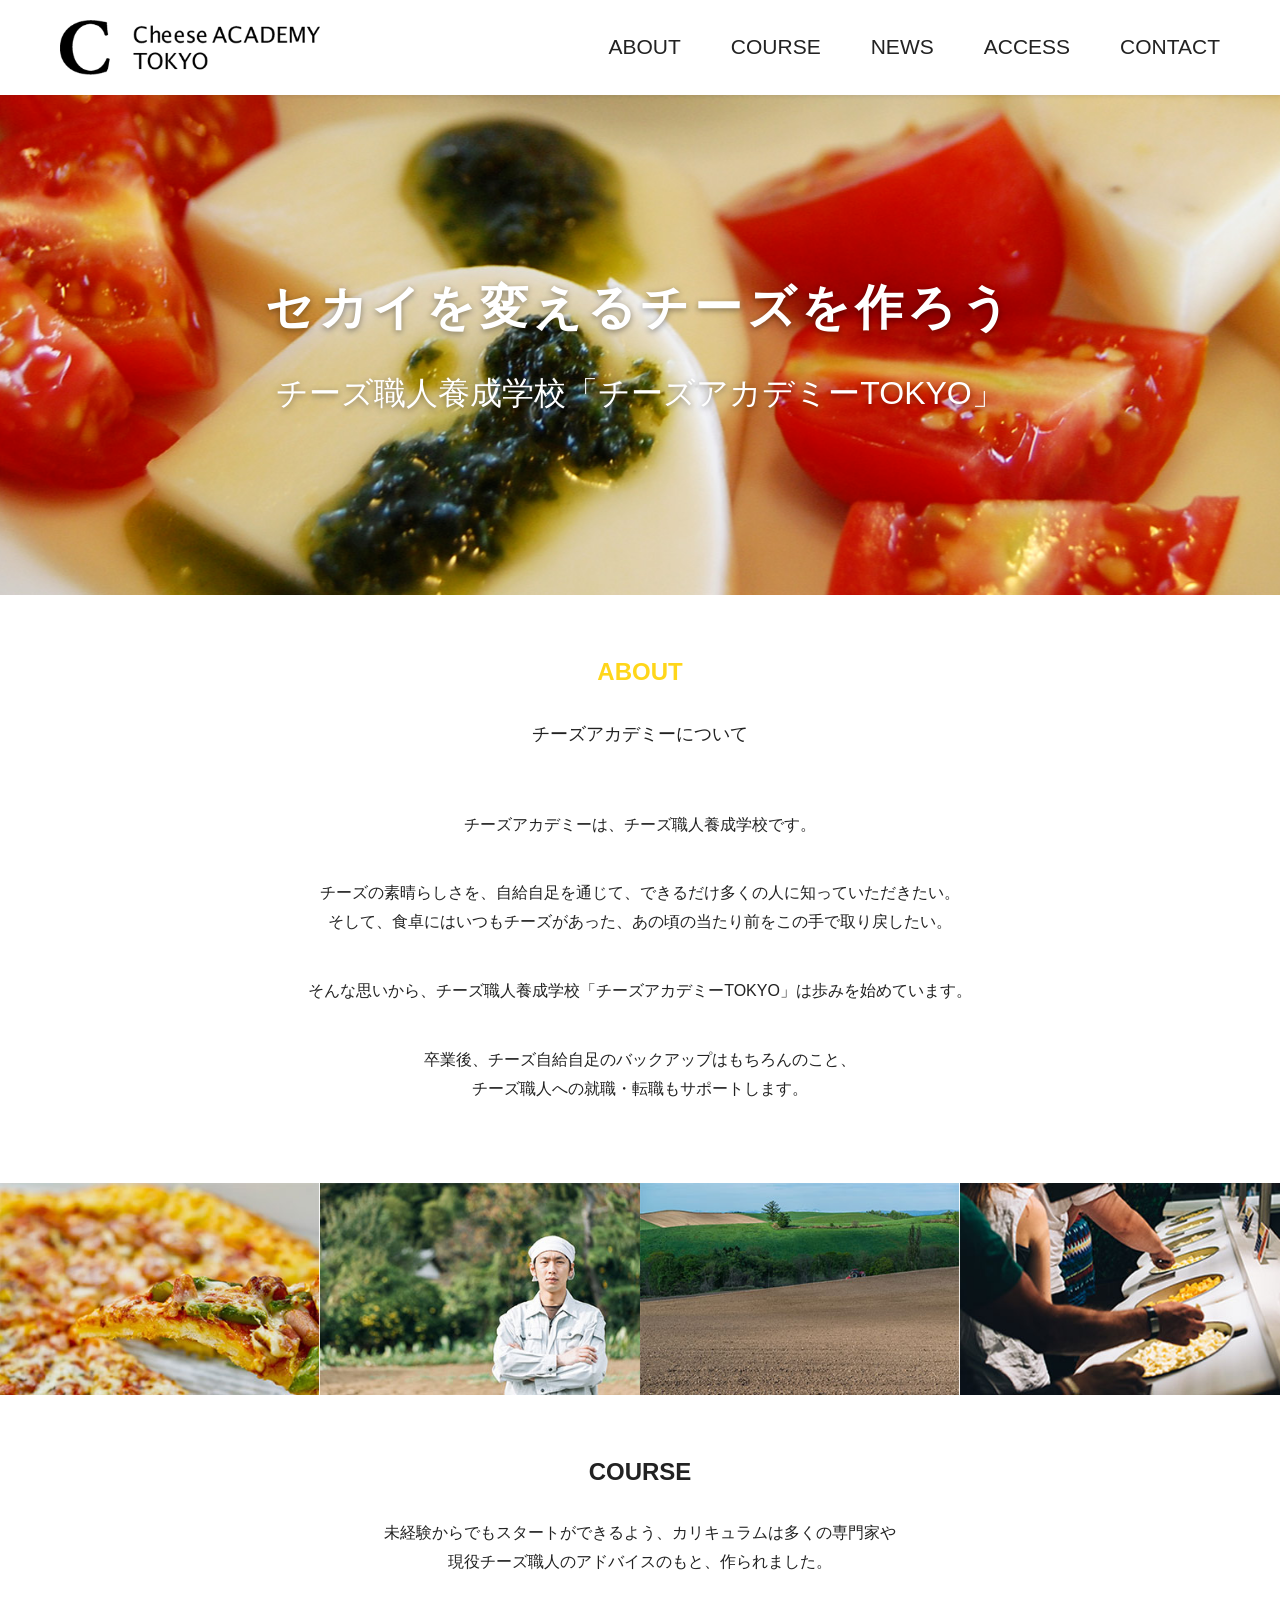
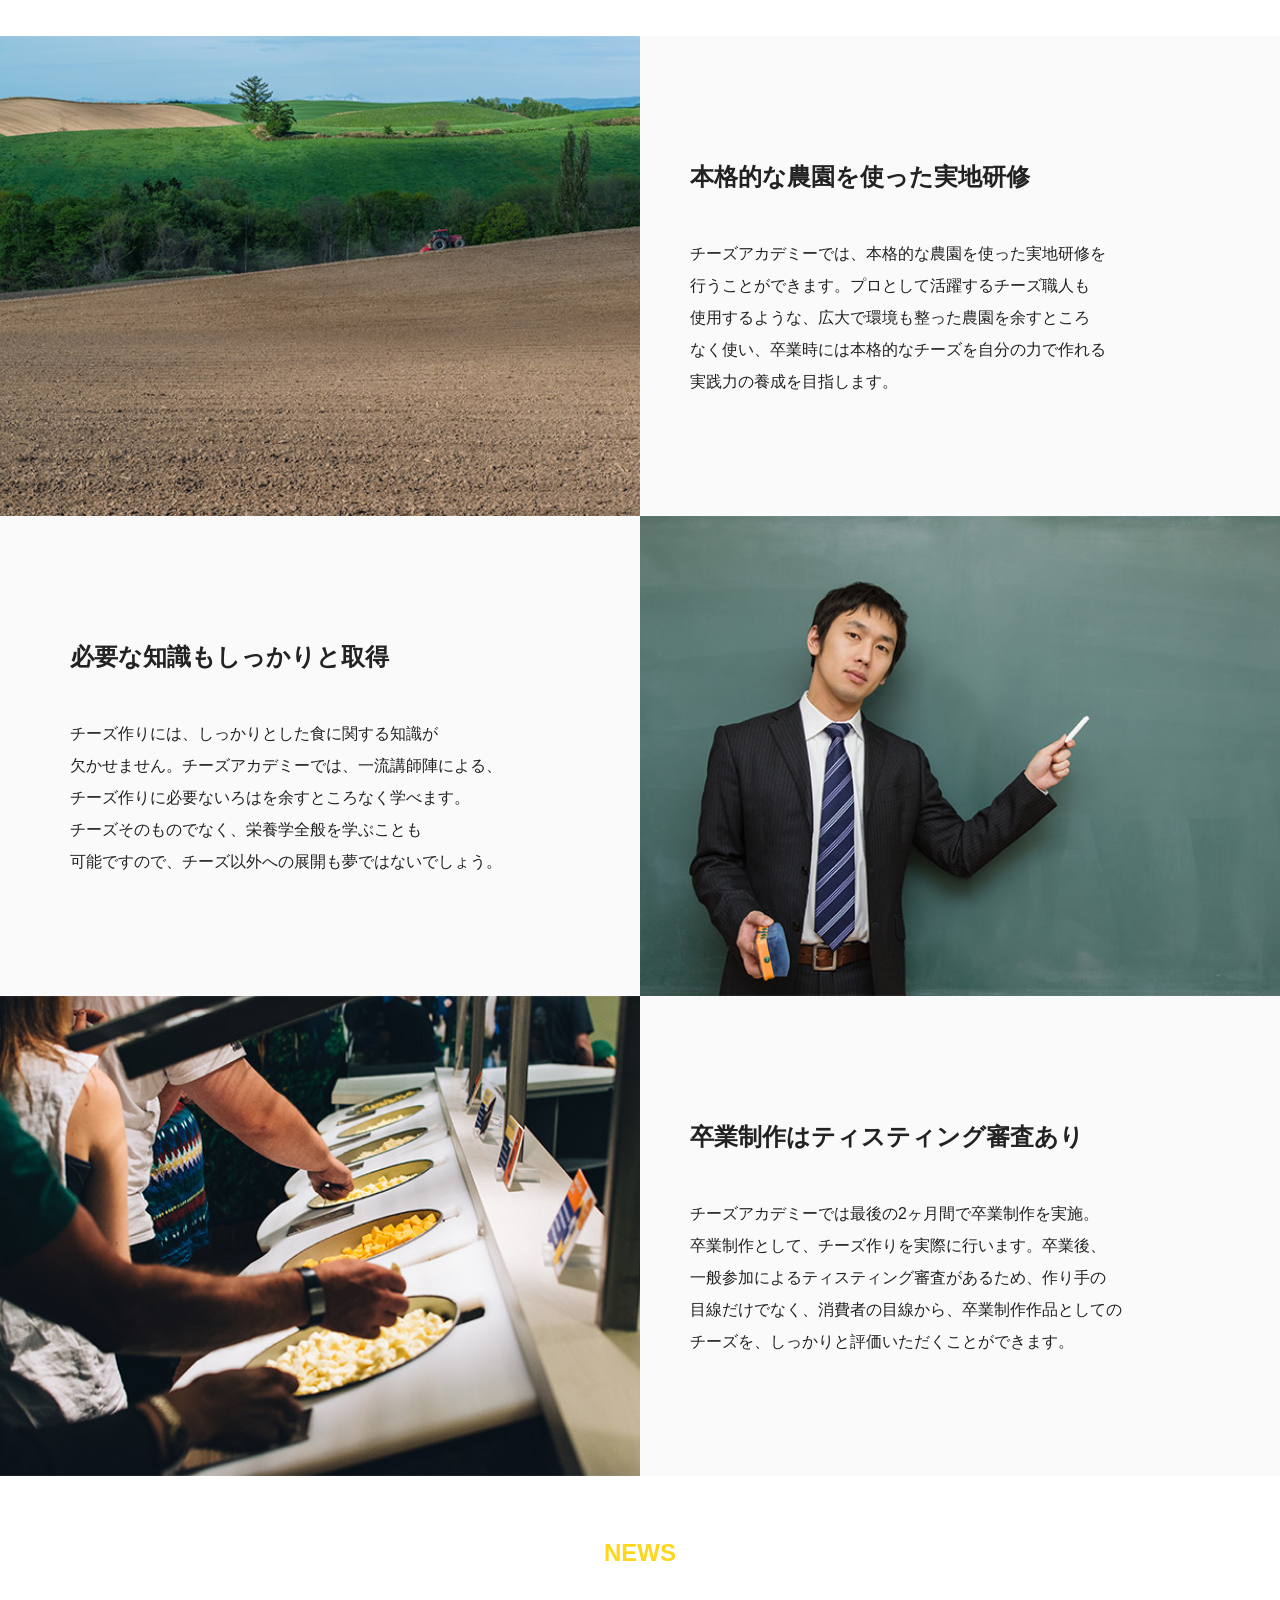
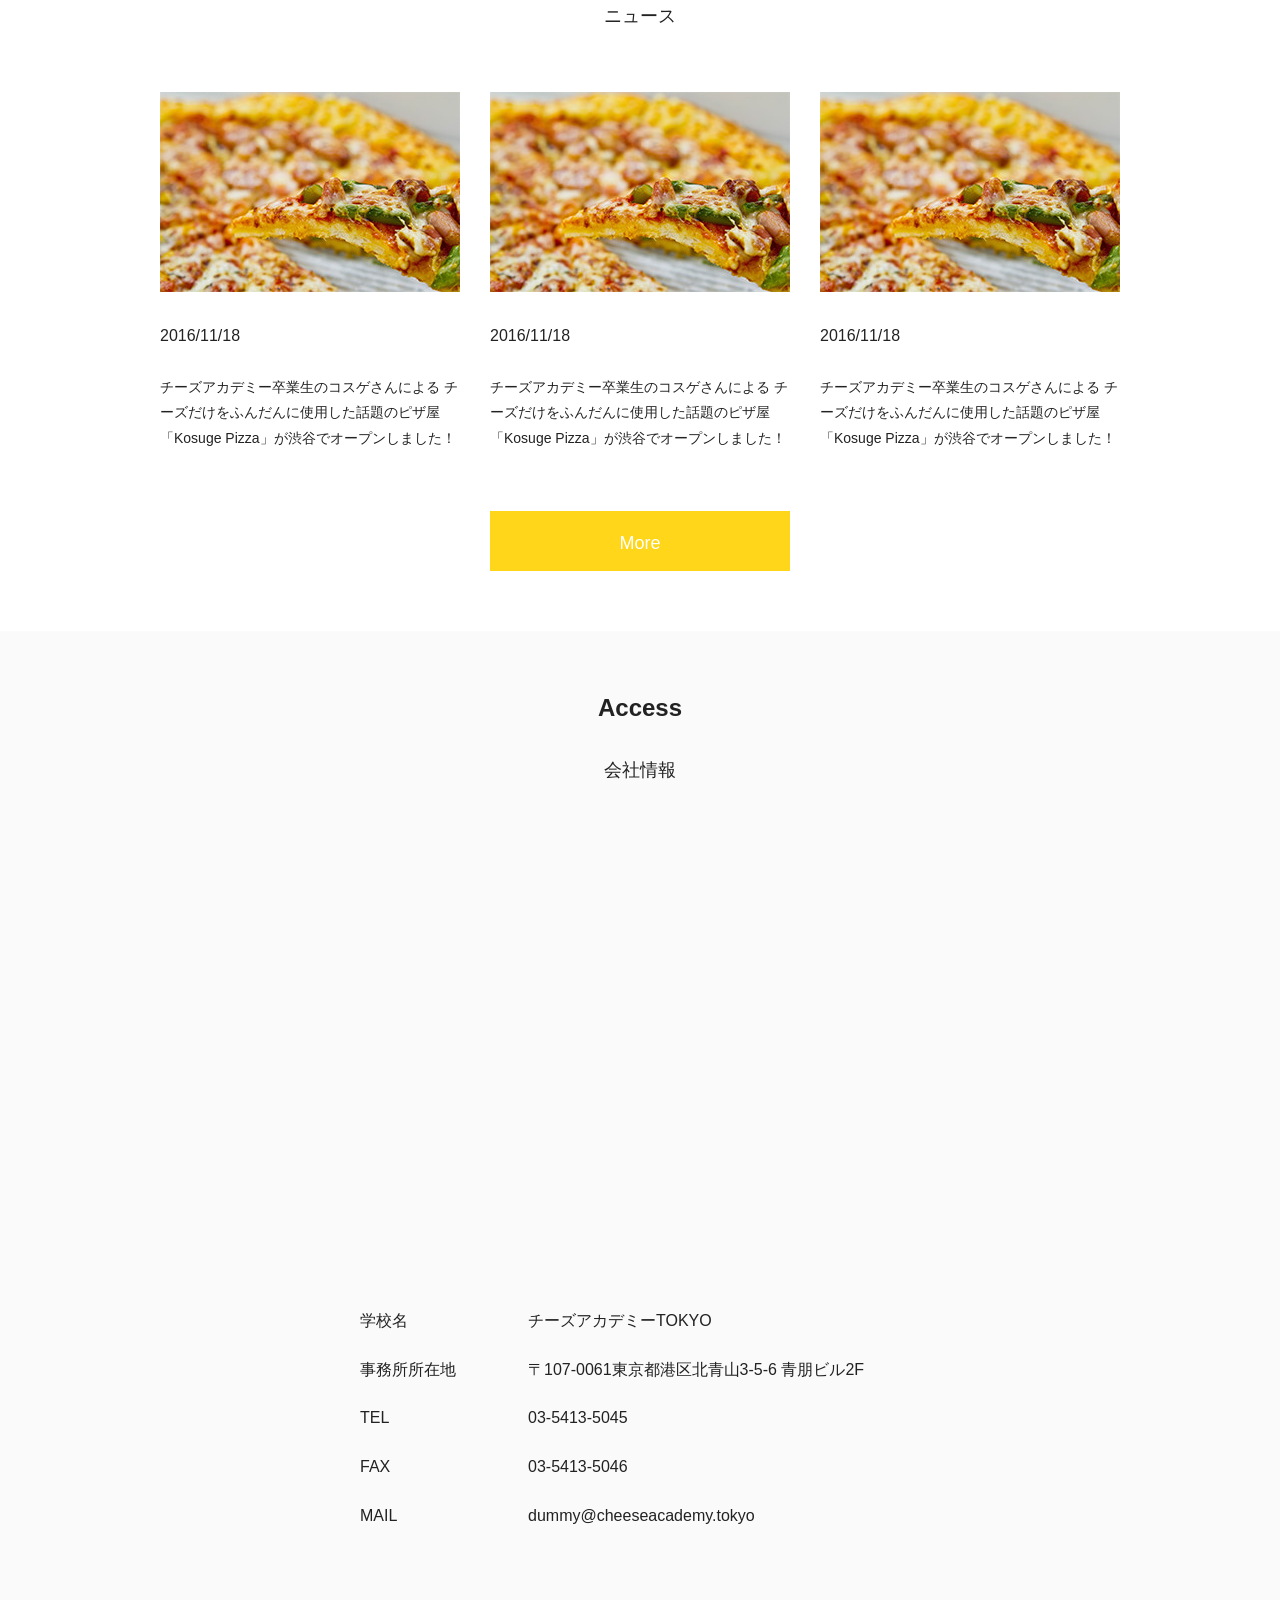
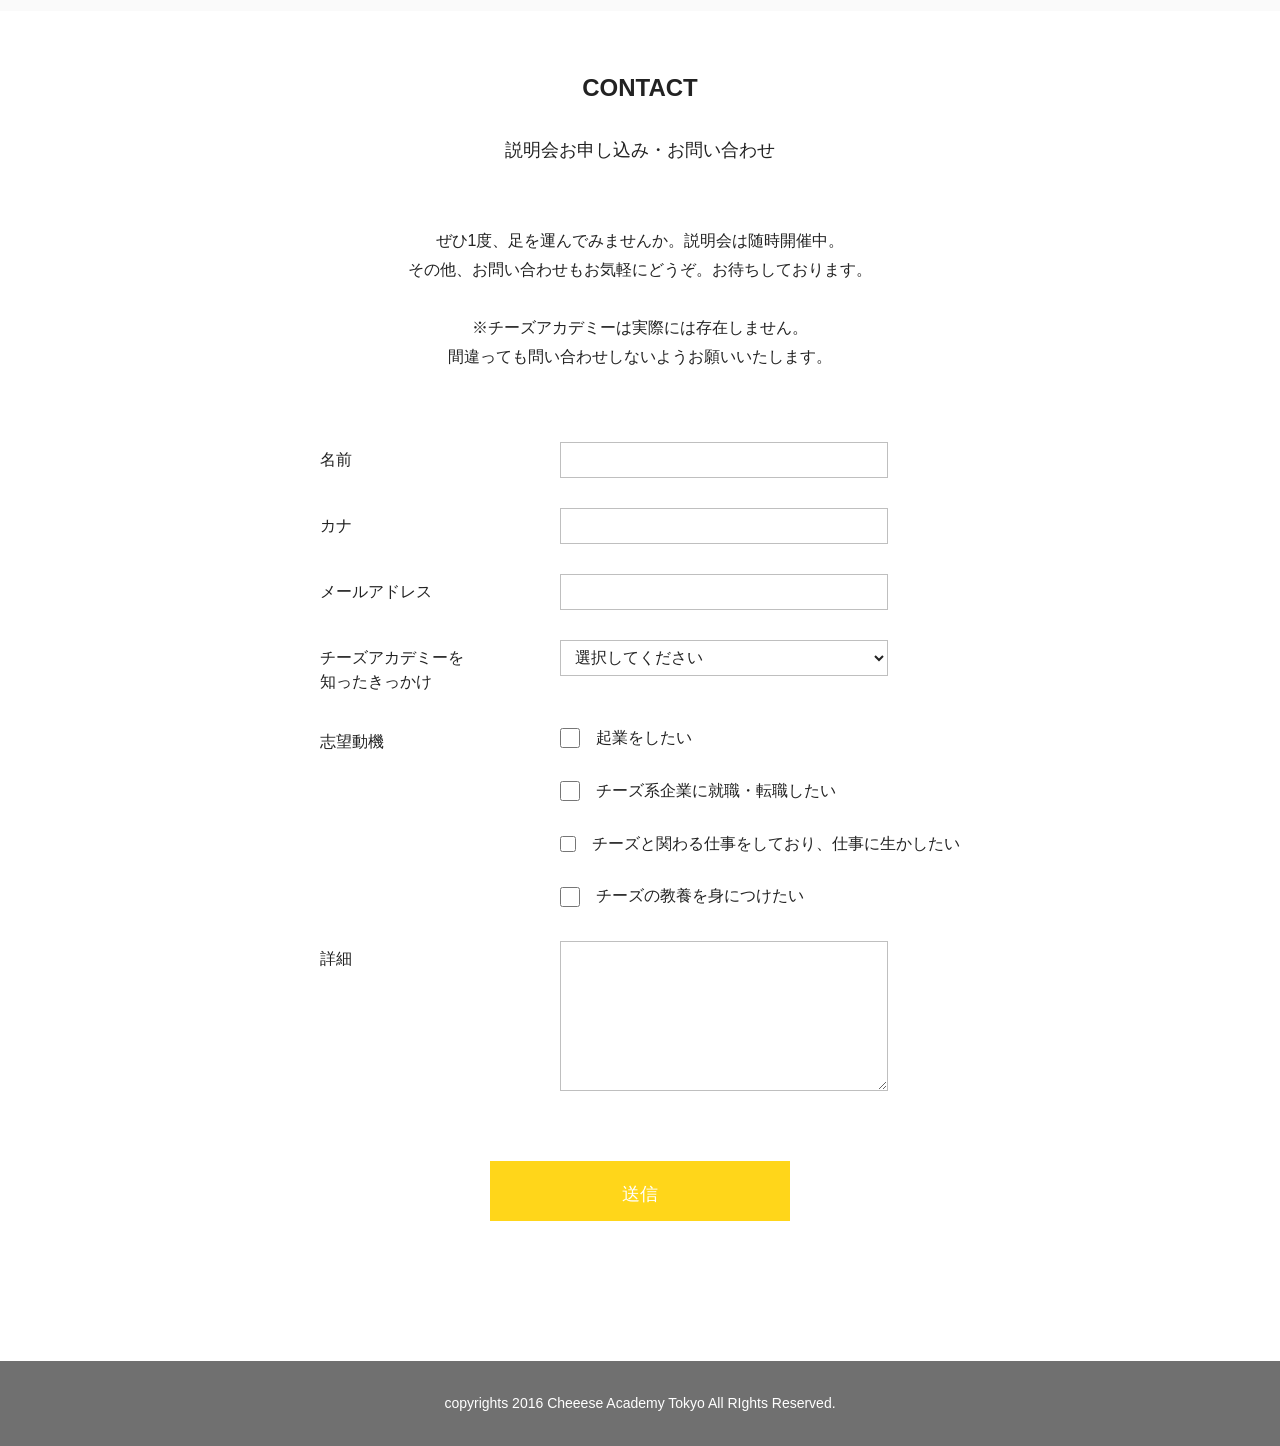
<file: index.html>
<!DOCTYPE html>
<html lang="ja">
<!-- 最初の設定は終わっています　必要な方は触ってください -->

<head>
  <meta charset="UTF-8">
  <meta name="viewport" content="width=device-width, initial-scale=1.0">
  <meta http-equiv="X-UA-Compatible" content="ie=edge">
  <title>チーズアカデミー</title>
  <link rel="stylesheet" href="css/reset.css">
  <link rel="stylesheet" href="css/style.css">
</head>
<!-- 最初の設定は終わっています　必要な方は触ってください -->

<body>
  <!-- ここから下にコードを書く -->
  <div class="wrap">

    <!-- ===== ヘッダー ===== -->
    <header class="header" id="header">
      <div class="header-inner">
        <h1 class="header-logo">
          <a href="#"><img src="img/header_logo.png" alt="Cheese ACADEMY TOKYO"></a>
        </h1>
        <nav class="header-nav">
          <ul>
            <li><a href="#about">ABOUT</a></li>
            <li><a href="#course">COURSE</a></li>
            <li><a href="#news">NEWS</a></li>
            <li><a href="#access">ACCESS</a></li>
            <li><a href="#contact">CONTACT</a></li>
          </ul>
        </nav>
      </div>
    </header>
    <!-- /#header -->

    <!-- ===== メインビジュアル ===== -->
    <div class="mainvisual">
      <div class="mainvisual-text">
        <p class="mainvisual-catch">セカイを変えるチーズを作ろう</p>
        <p class="mainvisual-sub">チーズ職人養成学校「チーズアカデミーTOKYO」</p>
      </div>
    </div>
    <!-- /.mainvisual -->

    <div class="content">

      <!-- ===== ABOUT ===== -->
      <section class="about" id="about">
        <div class="inner">
          <h2 class="section-title is-yellow">ABOUT</h2>
          <p class="section-subtitle">チーズアカデミーについて</p>
          <div class="about-text">
            <p>チーズアカデミーは、チーズ職人養成学校です。</p>
            <p>チーズの素晴らしさを、自給自足を通じて、できるだけ多くの人に知っていただきたい。<br>
              そして、食卓にはいつもチーズがあった、あの頃の当たり前をこの手で取り戻したい。</p>
            <p>そんな思いから、チーズ職人養成学校「チーズアカデミーTOKYO」は歩みを始めています。</p>
            <p>卒業後、チーズ自給自足のバックアップはもちろんのこと、<br>
              チーズ職人への就職・転職もサポートします。</p>
          </div>
        </div>
        <!-- 写真4枚（流れ続けるスライドショー） -->
        <!-- 外側の枠（about-slider）からはみ出た部分は隠し、中のリストをCSSアニメーションで横に動かす -->
        <!-- 途切れずにループさせるため、同じ4枚を2セット並べている -->
        <div class="about-slider">
        <ul class="about-images">
          <li><img src="img/about_01.jpg" alt="チーズピザ"></li>
          <li><img src="img/about_02.jpg" alt="チーズ職人"></li>
          <li><img src="img/about_03.jpg" alt="農園"></li>
          <li><img src="img/about_04.jpg" alt="チーズの試食"></li>
          <!-- ↓ループ用の2セット目（見た目のための複製なので、読み上げ対象から外す） -->
          <li aria-hidden="true"><img src="img/about_01.jpg" alt=""></li>
          <li aria-hidden="true"><img src="img/about_02.jpg" alt=""></li>
          <li aria-hidden="true"><img src="img/about_03.jpg" alt=""></li>
          <li aria-hidden="true"><img src="img/about_04.jpg" alt=""></li>
        </ul>
        </div>
        <!-- /.about-slider -->
      </section>
      <!-- /.about -->

      <!-- ===== COURSE ===== -->
      <section class="course" id="course">
        <div class="inner">
          <h2 class="section-title">COURSE</h2>
          <p class="course-lead">未経験からでもスタートができるよう、カリキュラムは多くの専門家や<br>
            現役チーズ職人のアドバイスのもと、作られました。</p>
        </div>

        <!-- コース1：画像左・テキスト右 -->
        <div class="course-item">
          <div class="course-img js-slide from-left">
            <img src="img/course_01.jpg" alt="農園での実地研修">
          </div>
          <div class="course-body">
            <h3 class="course-title">本格的な農園を使った実地研修</h3>
            <p class="course-text">チーズアカデミーでは、本格的な農園を使った実地研修を<br>
              行うことができます。プロとして活躍するチーズ職人も<br>
              使用するような、広大で環境も整った農園を余すところ<br>
              なく使い、卒業時には本格的なチーズを自分の力で作れる<br>
              実践力の養成を目指します。</p>
          </div>
        </div>

        <!-- コース2：テキスト左・画像右（is-reverseで左右反転） -->
        <div class="course-item is-reverse">
          <div class="course-img js-slide from-right">
            <img src="img/course_02.jpg" alt="講師による授業">
          </div>
          <div class="course-body">
            <h3 class="course-title">必要な知識もしっかりと取得</h3>
            <p class="course-text">チーズ作りには、しっかりとした食に関する知識が<br>
              欠かせません。チーズアカデミーでは、一流講師陣による、<br>
              チーズ作りに必要ないろはを余すところなく学べます。<br>
              チーズそのものでなく、栄養学全般を学ぶことも<br>
              可能ですので、チーズ以外への展開も夢ではないでしょう。</p>
          </div>
        </div>

        <!-- コース3：画像左・テキスト右 -->
        <div class="course-item">
          <div class="course-img js-slide from-left">
            <img src="img/course_03.jpg" alt="ティスティング審査">
          </div>
          <div class="course-body">
            <h3 class="course-title">卒業制作はティスティング審査あり</h3>
            <p class="course-text">チーズアカデミーでは最後の2ヶ月間で卒業制作を実施。<br>
              卒業制作として、チーズ作りを実際に行います。卒業後、<br>
              一般参加によるティスティング審査があるため、作り手の<br>
              目線だけでなく、消費者の目線から、卒業制作作品としての<br>
              チーズを、しっかりと評価いただくことができます。</p>
          </div>
        </div>
      </section>
      <!-- /.course -->

      <!-- ===== NEWS ===== -->
      <section class="news" id="news">
        <div class="inner">
          <h2 class="section-title is-yellow">NEWS</h2>
          <p class="section-subtitle">ニュース</p>

          <ul class="news-list">
            <li class="news-item">
              <a href="#">
                <img src="img/news_img.jpg" alt="Kosuge Pizza">
                <time class="news-date" datetime="2016-11-18">2016/11/18</time>
                <p class="news-text">チーズアカデミー卒業生のコスゲさんによる
                  チーズだけをふんだんに使用した話題のピザ屋
                  「Kosuge Pizza」が渋谷でオープンしました！</p>
              </a>
            </li>
            <li class="news-item">
              <a href="#">
                <img src="img/news_img.jpg" alt="Kosuge Pizza">
                <time class="news-date" datetime="2016-11-18">2016/11/18</time>
                <p class="news-text">チーズアカデミー卒業生のコスゲさんによる
                  チーズだけをふんだんに使用した話題のピザ屋
                  「Kosuge Pizza」が渋谷でオープンしました！</p>
              </a>
            </li>
            <li class="news-item">
              <a href="#">
                <img src="img/news_img.jpg" alt="Kosuge Pizza">
                <time class="news-date" datetime="2016-11-18">2016/11/18</time>
                <p class="news-text">チーズアカデミー卒業生のコスゲさんによる
                  チーズだけをふんだんに使用した話題のピザ屋
                  「Kosuge Pizza」が渋谷でオープンしました！</p>
              </a>
            </li>
          </ul>

          <a href="#" class="btn">More</a>
        </div>
      </section>
      <!-- /.news -->

      <!-- ===== ACCESS ===== -->
      <section class="access" id="access">
        <div class="inner">
          <h2 class="section-title">Access</h2>
          <p class="section-subtitle">会社情報</p>
        </div>

        <!-- 地図（iframe埋め込み） -->
        <div class="access-map">
          <iframe
            src="https://maps.google.com/maps?q=東京都港区北青山3-5-6&z=16&output=embed"
            loading="lazy" title="チーズアカデミーTOKYOの地図"></iframe>
        </div>

        <!-- 会社情報 -->
        <div class="access-info">
          <dl class="access-list">
            <dt>学校名</dt>
            <dd>チーズアカデミーTOKYO</dd>
            <dt>事務所所在地</dt>
            <dd>〒107-0061東京都港区北青山3-5-6 青朋ビル2F</dd>
            <dt>TEL</dt>
            <dd>03-5413-5045</dd>
            <dt>FAX</dt>
            <dd>03-5413-5046</dd>
            <dt>MAIL</dt>
            <dd>dummy@cheeseacademy.tokyo</dd>
          </dl>
        </div>
      </section>
      <!-- /.access -->

      <!-- ===== CONTACT ===== -->
      <section class="contact" id="contact">
        <div class="inner">
          <h2 class="section-title">CONTACT</h2>
          <p class="section-subtitle">説明会お申し込み・お問い合わせ</p>
          <div class="contact-lead">
            <p>ぜひ1度、足を運んでみませんか。説明会は随時開催中。<br>
              その他、お問い合わせもお気軽にどうぞ。お待ちしております。</p>
            <p>※チーズアカデミーは実際には存在しません。<br>
              間違っても問い合わせしないようお願いいたします。</p>
          </div>

          <!-- フォーム -->
          <form class="contact-form" id="contact-form" action="#" method="post" novalidate>
            <div class="form-row">
              <label class="form-label" for="name">名前</label>
              <div class="form-field">
                <input type="text" id="name" name="name">
              </div>
            </div>

            <div class="form-row">
              <label class="form-label" for="kana">カナ</label>
              <div class="form-field">
                <input type="text" id="kana" name="kana">
              </div>
            </div>

            <div class="form-row">
              <label class="form-label" for="email">メールアドレス</label>
              <div class="form-field">
                <input type="email" id="email" name="email">
              </div>
            </div>

            <div class="form-row">
              <label class="form-label" for="trigger">チーズアカデミーを<br>知ったきっかけ</label>
              <div class="form-field">
                <select id="trigger" name="trigger">
                  <option value="">選択してください</option>
                  <option value="google">google検索</option>
                  <option value="sns">SNS</option>
                  <option value="introduction">紹介</option>
                  <option value="passing">たまたま通りかかった</option>
                  <option value="other">その他</option>
                </select>
              </div>
            </div>

            <div class="form-row">
              <p class="form-label">志望動機</p>
              <div class="form-field">
                <ul class="form-checks">
                  <li><label><input type="checkbox" name="motive" value="startup">起業をしたい</label></li>
                  <li><label><input type="checkbox" name="motive" value="job">チーズ系企業に就職・転職したい</label></li>
                  <li><label><input type="checkbox" name="motive" value="work">チーズと関わる仕事をしており、仕事に生かしたい</label></li>
                  <li><label><input type="checkbox" name="motive" value="culture">チーズの教養を身につけたい</label></li>
                </ul>
              </div>
            </div>

            <div class="form-row">
              <label class="form-label" for="detail">詳細</label>
              <div class="form-field">
                <textarea id="detail" name="detail"></textarea>
              </div>
            </div>

            <!-- 未入力があるときだけ表示する注意書き（最初は隠しておく） -->
            <p class="form-error" id="form-error">必要情報を入力してから送信してください。</p>

            <button type="submit" class="btn">送信</button>
          </form>
        </div>
      </section>
      <!-- /.contact -->

    </div>
    <!-- /.content -->

    <!-- ===== フッター ===== -->
    <footer class="footer" id="footer">
      <p class="copyright">copyrights 2016 Cheeese Academy Tokyo All RIghts Reserved.</p>
    </footer>
    <!-- /#footer -->

  </div>
  <!-- /.wrap -->

  <!-- ここから上にコードを書く -->
  <script src="https://code.jquery.com/jquery-3.2.1.min.js"></script>
  <script src="js/main.js"></script>
</body>

</html>
</file>
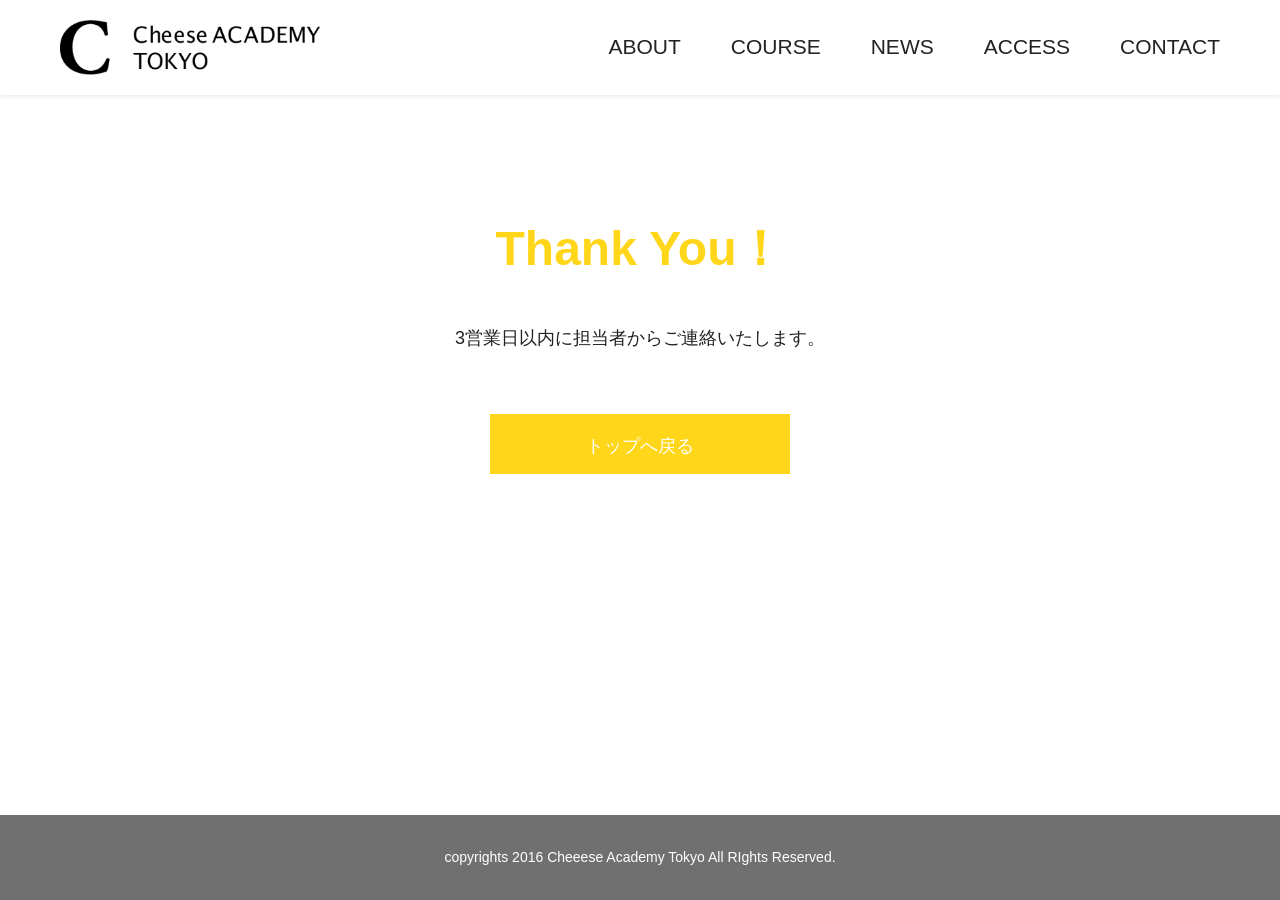
<file: Thanks.html>
<!DOCTYPE html>
<html lang="ja">

<head>
  <meta charset="UTF-8">
  <meta name="viewport" content="width=device-width, initial-scale=1.0">
  <meta http-equiv="X-UA-Compatible" content="ie=edge">
  <title>送信完了｜チーズアカデミー</title>
  <link rel="stylesheet" href="css/reset.css">
  <link rel="stylesheet" href="css/style.css">
</head>

<body>
  <div class="wrap">

    <!-- ===== ヘッダー（トップページと同じ） ===== -->
    <header class="header" id="header">
      <div class="header-inner">
        <h1 class="header-logo">
          <a href="index.html"><img src="img/header_logo.png" alt="Cheese ACADEMY TOKYO"></a>
        </h1>
        <nav class="header-nav">
          <ul>
            <!-- 別ページなので「index.html#〇〇」でトップページの該当箇所へ -->
            <li><a href="index.html#about">ABOUT</a></li>
            <li><a href="index.html#course">COURSE</a></li>
            <li><a href="index.html#news">NEWS</a></li>
            <li><a href="index.html#access">ACCESS</a></li>
            <li><a href="index.html#contact">CONTACT</a></li>
          </ul>
        </nav>
      </div>
    </header>
    <!-- /#header -->

    <!-- ===== 送信完了メッセージ ===== -->
    <section class="thanks">
      <p class="thanks-title">Thank You！</p>
      <p class="thanks-text">3営業日以内に担当者からご連絡いたします。</p>
      <a href="index.html" class="btn">トップへ戻る</a>
    </section>
    <!-- /.thanks -->

    <!-- ===== フッター（トップページと同じ） ===== -->
    <footer class="footer" id="footer">
      <p class="copyright">copyrights 2016 Cheeese Academy Tokyo All RIghts Reserved.</p>
    </footer>
    <!-- /#footer -->

  </div>
  <!-- /.wrap -->
</body>

</html>
</file>
<file: css/style.css>
/* ここから下に記載していく */

/* =========================================
   共通設定
   カラー：黒 #222222 / 黄色 #ffd61a / グレー背景 #fafafa
========================================= */
*,
*::before,
*::after {
  box-sizing: border-box; /* paddingを含めた幅で計算する */
}

html {
  scroll-behavior: smooth; /* ナビクリックで該当箇所へなめらかに移動 */
}

body {
  color: #222222;
  font-family: "Hiragino Kaku Gothic ProN", "Hiragino Sans", "Noto Sans JP", Meiryo, sans-serif;
  font-size: 16px;
  line-height: 1.8;
}

img {
  display: block;
  max-width: 100%;
}

a {
  color: inherit;
  text-decoration: none;
}

/* ページの中身が少なくても、フッターを画面の一番下に置く */
.wrap {
  display: flex;
  flex-direction: column;
  min-height: 100vh;
}

.footer {
  margin-top: auto;
}

/* 中身の幅（サイト幅1200px） */
.inner {
  max-width: 1200px;
  margin: 0 auto;
  padding: 0 20px;
}

/* 各セクションの見出し */
.section-title {
  font-size: 24px;
  font-weight: bold;
  text-align: center;
  line-height: 1.4;
}

.section-title.is-yellow {
  color: #ffd61a;
}

.section-subtitle {
  font-size: 18px;
  text-align: center;
  margin-top: 30px;
}

/* ボタン（NEWSのMore・フォームの送信で共通） */
.btn {
  display: block;
  width: 300px;
  height: 60px;
  line-height: 60px;
  margin: 60px auto 0;
  background-color: #ffd61a;
  border: 2px solid #ffd61a;
  color: #ffffff;
  font-size: 18px;
  text-align: center;
  cursor: pointer;
  transition: background-color 0.3s, color 0.3s;
}

.btn:hover {
  background-color: #ffffff;
  color: #ffd61a;
}

/* =========================================
   ヘッダー
========================================= */
.header {
  position: sticky; /* スクロールしてもヘッダーを上に固定 */
  top: 0;
  z-index: 100;
  background-color: #ffffff;
  box-shadow: 0 1px 4px rgba(0, 0, 0, 0.1);
}

.header-inner {
  display: flex;
  justify-content: space-between;
  align-items: center;
  max-width: 1200px;
  margin: 0 auto;
  padding: 20px;
}

.header-logo img {
  width: 260px;
}

.header-nav ul {
  display: flex;
}

.header-nav li {
  margin-left: 50px;
}

.header-nav a {
  font-size: 21px;
  transition: color 0.3s;
}

.header-nav a:hover {
  color: #ffd61a;
}

/* =========================================
   メインビジュアル
   ①と②（上下の余白）を常に等しく＝縦中央揃え
========================================= */
.mainvisual {
  display: flex;
  justify-content: center;
  align-items: center; /* ブラウザ幅が変わっても文字が縦中央に来る */
  height: 500px;
  background: url(../img/mainbg.png) no-repeat center / cover;
  color: #ffffff;
  text-align: center;
  text-shadow: 0 2px 6px rgba(0, 0, 0, 0.4);
}

.mainvisual-catch {
  font-size: 48px;
  font-weight: bold;
  letter-spacing: 0.1em;
  line-height: 1.4;
}

.mainvisual-sub {
  font-size: 32px;
  margin-top: 30px;
  line-height: 1.4;
}

/* =========================================
   ABOUT
========================================= */
.about {
  padding-top: 60px;
}

.about-text {
  margin-top: 60px;
  text-align: center;
}

.about-text p + p {
  margin-top: 40px;
}

/* 写真スライドショー */
/* 外枠：はみ出た写真を隠す */
.about-slider {
  overflow: hidden;
  margin-top: 80px;
}

/* 写真を横並びにして、止まらずに左へ流し続ける */
/* 8枚（4枚×2セット）並べるので、リストの幅は画面の200% */
.about-images {
  display: flex;
  width: 200%;
  animation: slide-flow 20s linear infinite; /* 20秒で1周、一定の速さで、無限に繰り返す */
}

/* 1枚の幅＝リスト幅の1/8（＝画面幅の1/4） */
.about-images li {
  width: 12.5%;
  flex-shrink: 0; /* 写真が縮まないように固定 */
}

/* マウスを乗せている間は一時停止 */
.about-slider:hover .about-images {
  animation-play-state: paused;
}

/* 半分（＝1セット目の4枚分）左へ動いたら最初に戻る。
   2セット目が1セット目と同じ並びなので、戻った瞬間がわからず途切れなく見える */
@keyframes slide-flow {
  from {
    transform: translateX(0);
  }
  to {
    transform: translateX(-50%);
  }
}

.about-images img {
  width: 100%;
  height: 100%;
  object-fit: cover;
}

/* =========================================
   COURSE
========================================= */
.course {
  padding-top: 60px;
}

.course-lead {
  margin-top: 30px;
  margin-bottom: 60px;
  text-align: center;
}

/* 画像とテキストを横並び */
.course-item {
  display: flex;
  height: 480px;
  overflow: hidden; /* 横から入ってくる画像が、はみ出して見えないように */
}

/* 2つ目は左右反転 */
.course-item.is-reverse {
  flex-direction: row-reverse;
}

.course-img {
  width: 50%;
  flex-shrink: 0;
}

.course-img img {
  width: 100%;
  height: 100%;
  object-fit: cover;
}

/* テキスト部分：③と④の余白を等しく＝縦中央揃え */
.course-body {
  display: flex;
  flex-direction: column;
  justify-content: center;
  width: 50%;
  flex-shrink: 0;
  padding: 0 50px;
  background-color: #fafafa;
}

/* 反転したボックスのテキストは右寄せで画像側に寄せる */
.course-item.is-reverse .course-body {
  align-items: flex-end;
}

.course-title {
  font-size: 24px;
  font-weight: bold;
  margin-bottom: 40px;
  width: 520px;
  max-width: 100%;
}

.course-text {
  width: 520px;
  max-width: 100%;
  line-height: 2;
}

/* ----- スクロールで画像が横からスライドしてくる ----- */
/* 最初の状態：透明で、横にずらしておく */
.js-slide {
  opacity: 0;
  transition: opacity 1s, transform 1s; /* 1秒かけて変化させる */
}

.js-slide.from-left {
  transform: translateX(-100%); /* 左にずらす */
}

.js-slide.from-right {
  transform: translateX(100%); /* 右にずらす */
}

/* JSで「is-show」が付いたら、元の位置にスライドして表示 */
.js-slide.is-show {
  opacity: 1;
  transform: translateX(0);
}

/* =========================================
   NEWS
========================================= */
.news {
  padding: 60px 0;
}

/* 3つのニュースを横並び（各300px、間30px） */
.news-list {
  display: flex;
  justify-content: center;
  gap: 30px;
  margin-top: 60px;
}

.news-item {
  width: 300px;
}

/* どこにマウスを乗せてもhoverアクション */
.news-item a {
  display: block;
  transition: opacity 0.3s, transform 0.3s;
}

.news-item a:hover {
  opacity: 0.7;
  transform: translateY(-4px);
}

.news-item img {
  width: 100%;
}

.news-date {
  display: block;
  margin-top: 30px;
}

.news-text {
  margin-top: 24px;
  font-size: 14px;
}

/* =========================================
   ACCESS
========================================= */
.access {
  padding-top: 60px;
  background-color: #fafafa;
}

.access .section-subtitle {
  margin-bottom: 60px;
}

.access-map iframe {
  display: block;
  width: 100%;
  height: 400px;
  border: 0;
}

.access-info {
  padding: 60px 0;
}

/* 項目名と内容を横並び */
.access-list {
  display: flex;
  flex-wrap: wrap;
  width: 600px;
  max-width: 100%;
  margin: 0 auto;
  padding: 0 20px;
}

.access-list dt {
  width: 30%;
  margin-bottom: 20px;
}

.access-list dd {
  width: 70%;
  margin-bottom: 20px;
}

/* =========================================
   CONTACT
========================================= */
.contact {
  padding: 60px 0 140px;
}

.contact-lead {
  margin-top: 60px;
  text-align: center;
}

.contact-lead p + p {
  margin-top: 30px;
}

.contact-form {
  width: 640px; /* タイトル部分240px＋フォームパーツ部分400px */
  max-width: 100%;
  margin: 70px auto 0;
}

/* タイトルと入力欄を横並び */
.form-row {
  display: flex;
  align-items: flex-start;
  margin-bottom: 30px;
}

.form-label {
  width: 240px;
  flex-shrink: 0;
  line-height: 1.5;
  padding-top: 6px;
}

.form-field {
  width: 400px;
}

/* 入力欄（幅328px・高さ36px・枠線#bfbfbf） */
.form-field input[type="text"],
.form-field input[type="email"],
.form-field select,
.form-field textarea {
  width: 328px;
  max-width: 100%;
  height: 36px;
  padding: 0 10px;
  border: 1px solid #bfbfbf;
  border-radius: 0;
  background-color: #ffffff;
  font-size: 16px;
  font-family: inherit;
  color: #222222;
}

.form-field textarea {
  height: 150px;
  padding: 10px;
  resize: vertical;
}

.form-field input:focus,
.form-field select:focus,
.form-field textarea:focus {
  outline: none;
  border-color: #ffd61a;
}

/* チェックボックス */
.form-checks li + li {
  margin-top: 24px;
}

.form-checks label {
  display: flex;
  align-items: center;
  white-space: nowrap;
  cursor: pointer;
}

.form-checks input[type="checkbox"] {
  width: 20px;
  height: 20px;
  margin: 0 16px 0 0;
  accent-color: #ffd61a;
}

/* 未入力のときの注意書き（最初は非表示） */
.form-error {
  display: none;
  color: #e60033;
  font-weight: bold;
  text-align: center;
  margin-top: 40px;
}

/* JSで「is-show」が付いたら表示 */
.form-error.is-show {
  display: block;
}

/* 未入力の項目は枠線を赤くする */
.form-field .is-error {
  border-color: #e60033;
}

.form-checks.is-error label {
  color: #e60033;
}

.form-error.is-show + .btn {
  margin-top: 20px;
}

/* =========================================
   サンクスページ（thanks.html）
========================================= */
.thanks {
  padding: 120px 20px 160px;
  text-align: center;
}

.thanks-title {
  color: #ffd61a;
  font-size: 48px;
  font-weight: bold;
  line-height: 1.4;
}

.thanks-text {
  margin-top: 40px;
  font-size: 18px;
}

/* =========================================
   フッター
========================================= */
.footer {
  padding: 30px 0;
  background-color: #707070;
  color: #ffffff;
  text-align: center;
}

.copyright {
  font-size: 14px;
}

/* =========================================
   レスポンシブ（スマホ表示）
========================================= */
@media screen and (max-width: 768px) {
  .header-inner {
    flex-direction: column;
  }

  .header-nav li {
    margin: 10px 8px 0;
  }

  .header-nav a {
    font-size: 14px;
  }

  .mainvisual {
    height: 300px;
  }

  .mainvisual-catch {
    font-size: 26px;
  }

  .mainvisual-sub {
    font-size: 16px;
    margin-top: 16px;
  }

  .about-text br,
  .course-lead br,
  .course-text br {
    display: none;
  }

  /* スマホでは写真1枚＝画面の1/2にする（8枚で画面の400%） */
  .about-images {
    width: 400%;
  }

  .course-item,
  .course-item.is-reverse {
    flex-direction: column;
    height: auto;
  }

  .course-img,
  .course-body {
    width: 100%;
  }

  .course-body {
    padding: 40px 20px;
  }

  .news-list {
    flex-direction: column;
    align-items: center;
  }

  .form-row {
    flex-direction: column;
  }

  .form-label {
    width: 100%;
    margin-bottom: 8px;
  }

  .form-field {
    width: 100%;
  }
}
</file>
